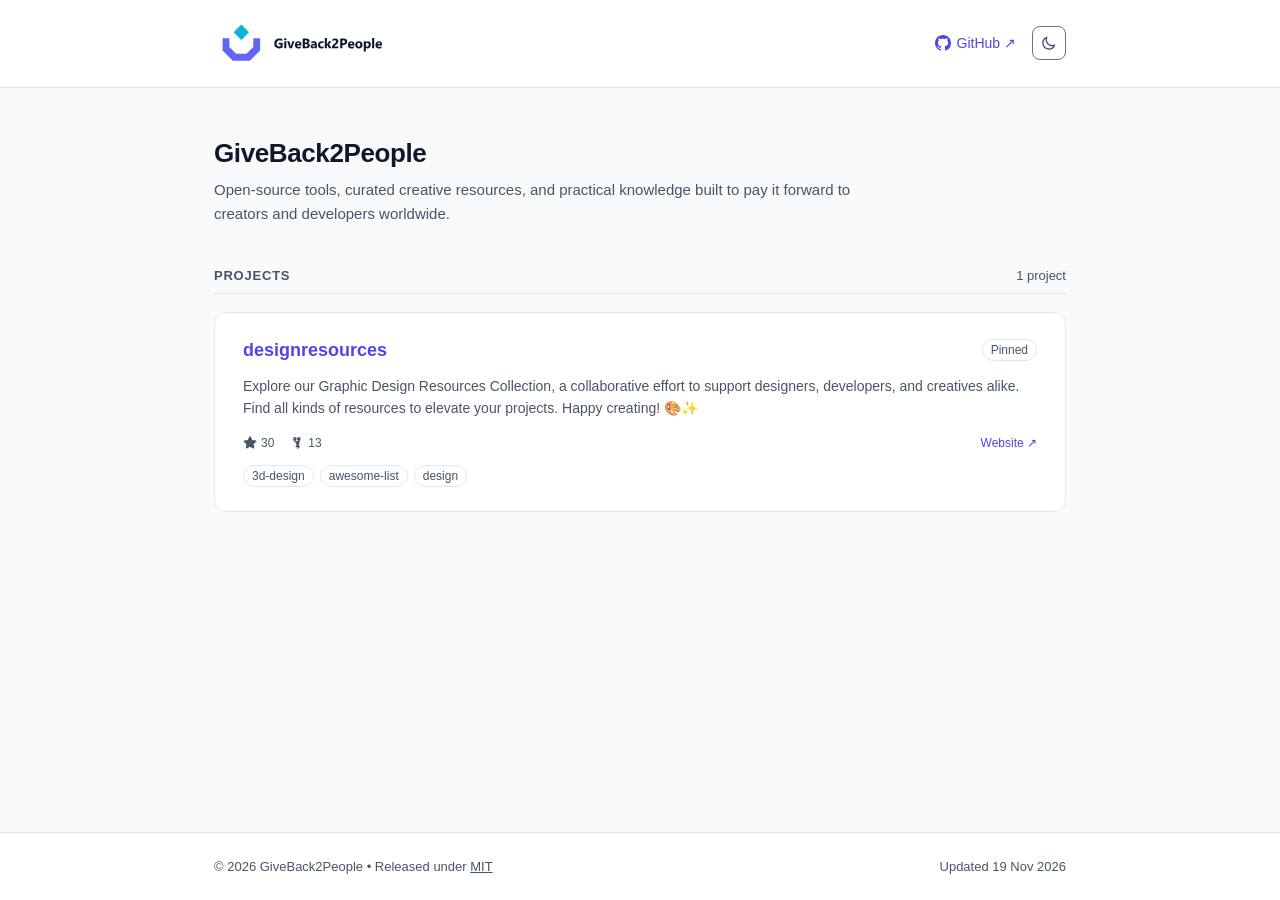
<file: index.html>
<!DOCTYPE html>
<html lang="en">
<head>
  <meta charset="UTF-8">
  <meta name="viewport" content="width=device-width, initial-scale=1.0">
  
  <title>Projects · GiveBack2People</title>
  <meta name="description" content="Open-source tools, curated creative resources, and practical knowledge built to pay it forward.">
  <meta name="color-scheme" content="light dark">

  <!-- Open Graph / Social Meta -->
  <meta property="og:type" content="website">
  <meta property="og:title" content="Projects · GiveBack2People">
  <meta property="og:description" content="Open-source tools, curated creative resources, and practical knowledge built to pay it forward.">
  <meta property="og:url" content="https://giveback2people.github.io/">
  <meta property="og:image" content="https://giveback2people.github.io/images/avatar-dark.png">
  <meta name="twitter:card" content="summary">

  <!-- Favicons and Web Manifest from Lift Brand Kit -->
  <link rel="icon" href="./icons/favicon.ico" sizes="16x16 32x32 48x48">
  <link rel="icon" href="./icons/favicon.svg" type="image/svg+xml">
  <link rel="apple-touch-icon" href="./icons/apple-touch-icon.png">
  <link rel="manifest" href="./icons/site.webmanifest">
  <meta name="theme-color" content="#0F172A">

  <!-- Inlined Stylesheet for Instant 0ms Load & Zero Cache Mismatch -->
  <style>
    /* Lift Brand Tokens */
:root {
  --bg: #F8FAFC;
  --surface: #FFFFFF;
  --border: #E2E8F0;
  --control-border: #64748B;
  --text: #0F172A;
  --text-muted: #475569;
  --link: #4F46E5;
  --accent: #6366F1;
  color-scheme: light dark;
}

@media (prefers-color-scheme: dark) {
  :root:not([data-theme="light"]) {
    --bg: #0F172A;
    --surface: #131C31;
    --border: #1E293B;
    --control-border: #64748B;
    --text: #E2E8F0;
    --text-muted: #94A3B8;
    --link: #818CF8;
    --accent: #6366F1;
  }
}

:root[data-theme="dark"] {
  --bg: #0F172A;
  --surface: #131C31;
  --border: #1E293B;
  --control-border: #64748B;
  --text: #E2E8F0;
  --text-muted: #94A3B8;
  --link: #818CF8;
  --accent: #6366F1;
}

:root[data-theme="light"] {
  --bg: #F8FAFC;
  --surface: #FFFFFF;
  --border: #E2E8F0;
  --control-border: #64748B;
  --text: #0F172A;
  --text-muted: #475569;
  --link: #4F46E5;
  --accent: #6366F1;
}

/* Reset & Base */
*, *::before, *::after {
  box-sizing: border-box;
  margin: 0;
  padding: 0;
}

html {
  font-family: -apple-system, BlinkMacSystemFont, "Segoe UI", Roboto, "Helvetica Neue", Arial, sans-serif;
  line-height: 1.5;
  background-color: var(--bg);
  color: var(--text);
  -webkit-font-smoothing: antialiased;
}

body {
  min-height: 100vh;
  display: flex;
  flex-direction: column;
}

/* Skip Link */
.skip-link {
  position: absolute;
  top: -999px;
  left: 24px;
  background: var(--surface);
  color: var(--link);
  padding: 8px 16px;
  border: 2px solid var(--accent);
  border-radius: 6px;
  z-index: 1000;
  text-decoration: none;
  font-weight: 600;
  font-size: 14px;
}

.skip-link:focus {
  top: 16px;
}

/* Top Header Bar */
.site-header {
  border-bottom: 1px solid var(--border);
  background-color: var(--surface);
  position: sticky;
  top: 0;
  z-index: 100;
}

.header-inner {
  max-width: 900px;
  margin: 0 auto;
  padding: 16px 24px;
  display: flex;
  align-items: center;
  justify-content: space-between;
  gap: 16px;
}

.brand-link {
  display: inline-block;
  text-decoration: none;
  line-height: 0;
}

.brand-logo {
  width: 175px;
  height: auto;
  aspect-ratio: 820 / 256;
  display: block;
}

/* Logo theme switching */
.logo-light { display: block; }
.logo-dark { display: none; }

@media (prefers-color-scheme: dark) {
  :root:not([data-theme="light"]) .logo-light { display: none; }
  :root:not([data-theme="light"]) .logo-dark { display: block; }
}

:root[data-theme="dark"] .logo-light { display: none; }
:root[data-theme="dark"] .logo-dark { display: block; }
:root[data-theme="light"] .logo-light { display: block; }
:root[data-theme="light"] .logo-dark { display: none; }

.header-actions {
  display: flex;
  align-items: center;
  gap: 16px;
}

.header-link {
  font-size: 14px;
  line-height: 20px;
  color: var(--link);
  text-decoration: none;
  display: inline-flex;
  align-items: center;
  gap: 6px;
  font-weight: 500;
}

.header-link:hover {
  text-decoration: underline;
}

.header-link svg {
  width: 16px;
  height: 16px;
  flex-shrink: 0;
}

/* Theme Toggle Button */
.theme-toggle-btn {
  width: 34px;
  height: 34px;
  border-radius: 8px;
  border: 1px solid var(--control-border);
  background: transparent;
  color: var(--text-muted);
  cursor: pointer;
  display: inline-flex;
  align-items: center;
  justify-content: center;
  padding: 0;
  transition: color 150ms ease, border-color 150ms ease;
}

.theme-toggle-btn:hover {
  color: var(--text);
  border-color: var(--text);
}

.theme-toggle-btn:focus-visible {
  outline: 2px solid var(--accent);
  outline-offset: 2px;
}

.theme-toggle-btn svg {
  width: 16px;
  height: 16px;
  display: block;
}

.theme-icon-sun, .theme-icon-moon {
  display: none;
}

@media (prefers-color-scheme: dark) {
  :root:not([data-theme="light"]) .theme-icon-sun { display: block; }
  :root:not([data-theme="light"]) .theme-icon-moon { display: none; }
}

@media (prefers-color-scheme: light) {
  :root:not([data-theme="dark"]) .theme-icon-sun { display: none; }
  :root:not([data-theme="dark"]) .theme-icon-moon { display: block; }
}

:root[data-theme="dark"] .theme-icon-sun { display: block !important; }
:root[data-theme="dark"] .theme-icon-moon { display: none !important; }
:root[data-theme="light"] .theme-icon-sun { display: none !important; }
:root[data-theme="light"] .theme-icon-moon { display: block !important; }

/* Main Content Area */
.site-main {
  flex: 1;
  max-width: 900px;
  width: 100%;
  margin: 0 auto;
  padding: 48px 24px 64px;
}

/* Minimal Intro */
.intro {
  margin-bottom: 40px;
}

.intro-title {
  font-size: 26px;
  line-height: 34px;
  font-weight: 600;
  letter-spacing: -0.015em;
  color: var(--text);
  margin-bottom: 8px;
}

.intro-desc {
  font-size: 15px;
  line-height: 24px;
  color: var(--text-muted);
  max-width: 640px;
}

/* Projects Section Header */
.projects-header {
  display: flex;
  align-items: baseline;
  justify-content: space-between;
  margin-bottom: 18px;
  padding-bottom: 8px;
  border-bottom: 1px solid var(--border);
}

.projects-title {
  font-size: 13px;
  text-transform: uppercase;
  letter-spacing: 0.06em;
  font-weight: 600;
  color: var(--text-muted);
}

.projects-count {
  font-size: 13px;
  color: var(--text-muted);
}

/* 1 Per Line Project List */
.project-list {
  display: flex;
  flex-direction: column;
  gap: 16px;
  list-style: none;
}

/* Project Card (Wide Row) */
.project-card {
  position: relative;
  background-color: var(--surface);
  border: 1px solid var(--border);
  border-radius: 12px;
  padding: 24px 28px;
  display: flex;
  flex-direction: column;
  gap: 12px;
  transition: border-color 150ms ease, transform 150ms ease;
}

@media (prefers-reduced-motion: no-preference) {
  .project-card:hover {
    border-color: color-mix(in srgb, var(--accent) 50%, var(--border));
    transform: translateY(-1px);
  }
}

@media (prefers-reduced-motion: reduce) {
  .project-card:hover {
    border-color: color-mix(in srgb, var(--accent) 50%, var(--border));
  }
}

.card-top {
  display: flex;
  align-items: center;
  justify-content: space-between;
  gap: 16px;
}

.card-title {
  font-size: 18px;
  line-height: 26px;
  font-weight: 600;
  color: var(--link);
  word-break: break-word;
}

.card-title-link {
  color: inherit;
  text-decoration: none;
}

.card-title-link::after {
  content: "";
  position: absolute;
  inset: 0;
  z-index: 0;
  border-radius: 12px;
}

.card-title-link:hover {
  text-decoration: underline;
}

.card-title-link:focus-visible::after {
  outline: 2px solid var(--accent);
  outline-offset: 2px;
}

/* Neutral Monochrome Pinned Tag (No Green Dot) */
.pinned-tag {
  display: inline-flex;
  align-items: center;
  font-size: 12px;
  line-height: 16px;
  font-weight: 500;
  color: var(--text-muted);
  border: 1px solid var(--border);
  padding: 2px 8px;
  border-radius: 9999px;
  flex-shrink: 0;
}

/* Card Description */
.card-desc {
  font-size: 14px;
  line-height: 22px;
  color: var(--text-muted);
  line-clamp: 3;
  -webkit-line-clamp: 3;
  display: -webkit-box;
  -webkit-box-orient: vertical;
  overflow: hidden;
}

/* Card Meta Row */
.card-meta {
  display: flex;
  align-items: center;
  justify-content: space-between;
  flex-wrap: wrap;
  gap: 16px;
  font-size: 12px;
  line-height: 16px;
  font-weight: 500;
  font-variant-numeric: tabular-nums;
  color: var(--text-muted);
  padding-top: 4px;
}

.meta-left {
  display: flex;
  align-items: center;
  flex-wrap: wrap;
  gap: 16px;
}

.meta-lang {
  display: inline-flex;
  align-items: center;
  gap: 6px;
}

.lang-dot {
  width: 8px;
  height: 8px;
  border-radius: 50%;
  background-color: var(--text-muted);
}

.meta-stat {
  display: inline-flex;
  align-items: center;
  gap: 4px;
}

.meta-stat svg {
  width: 14px;
  height: 14px;
  flex-shrink: 0;
}

.card-website-link {
  position: relative;
  z-index: 1;
  color: var(--link);
  text-decoration: none;
  font-weight: 500;
}

.card-website-link:hover {
  text-decoration: underline;
}

.card-website-link:focus-visible {
  outline: 2px solid var(--accent);
  outline-offset: 2px;
  border-radius: 2px;
}

/* Topics */
.card-topics {
  display: flex;
  flex-wrap: wrap;
  gap: 6px;
  margin-top: 2px;
}

.topic-pill {
  font-size: 12px;
  line-height: 16px;
  font-weight: 400;
  padding: 2px 8px;
  border-radius: 9999px;
  border: 1px solid var(--border);
  color: var(--text-muted);
}

/* Bottom Footer */
.site-footer {
  border-top: 1px solid var(--border);
  background-color: var(--surface);
  margin-top: auto;
}

.footer-inner {
  max-width: 900px;
  margin: 0 auto;
  padding: 24px;
  display: flex;
  align-items: center;
  justify-content: space-between;
  flex-wrap: wrap;
  gap: 12px;
  font-size: 13px;
  color: var(--text-muted);
}

.footer-inner a {
  color: inherit;
  text-decoration: underline;
}

.footer-inner a:hover {
  color: var(--text);
}

/* Responsive Breakpoints */
@media (max-width: 639px) {
  .header-inner {
    padding: 14px 16px;
  }

  .brand-logo {
    width: 150px;
  }

  .site-main {
    padding: 32px 16px 48px;
  }

  .intro {
    margin-bottom: 32px;
  }

  .intro-title {
    font-size: 22px;
    line-height: 30px;
  }

  .project-card {
    padding: 18px 20px;
    gap: 10px;
  }

  .card-top {
    flex-direction: column;
    align-items: flex-start;
    gap: 6px;
  }

  .card-title {
    font-size: 16px;
    line-height: 24px;
  }

  .theme-toggle-btn {
    min-width: 44px;
    min-height: 44px;
  }

  .header-link {
    min-height: 44px;
  }

  .footer-inner {
    padding: 20px 16px;
    flex-direction: column;
    align-items: flex-start;
  }
}

  </style>

  <!-- FOUC prevention inline script -->
  <script>
    (function () {
  const STORAGE_KEY = 'theme';

  function getSystemPreference() {
    return window.matchMedia && window.matchMedia('(prefers-color-scheme: dark)').matches
      ? 'dark'
      : 'light';
  }

  function getActiveTheme() {
    const stored = localStorage.getItem(STORAGE_KEY);
    if (stored === 'light' || stored === 'dark') return stored;
    return getSystemPreference();
  }

  function applyTheme(theme, save) {
    document.documentElement.setAttribute('data-theme', theme);
    const meta = document.querySelector('meta[name="color-scheme"]');
    if (meta) meta.content = theme;

    if (save) {
      localStorage.setItem(STORAGE_KEY, theme);
    }

    const btn = document.getElementById('theme-toggle');
    if (btn) {
      const nextTheme = theme === 'dark' ? 'light' : 'dark';
      const label = `Switch to ${nextTheme} theme`;
      btn.setAttribute('aria-label', label);
      btn.setAttribute('title', label);
    }
  }

  // Set initial theme early to prevent FOUC
  const initialTheme = getActiveTheme();
  document.documentElement.setAttribute('data-theme', initialTheme);

  // Setup interactive handlers once DOM is ready
  function initToggle() {
    const btn = document.getElementById('theme-toggle');
    if (!btn) return;

    applyTheme(getActiveTheme(), false);

    btn.addEventListener('click', function () {
      const current = getActiveTheme();
      const next = current === 'dark' ? 'light' : 'dark';
      applyTheme(next, true);
    });

    // Listen for OS scheme changes if user hasn't explicitly chosen
    if (window.matchMedia) {
      window.matchMedia('(prefers-color-scheme: dark)').addEventListener('change', function (e) {
        if (!localStorage.getItem(STORAGE_KEY)) {
          applyTheme(e.matches ? 'dark' : 'light', false);
        }
      });
    }

    // Sync across tabs
    window.addEventListener('storage', function (e) {
      if (e.key === STORAGE_KEY && (e.newValue === 'light' || e.newValue === 'dark')) {
        applyTheme(e.newValue, false);
      }
    });
  }

  if (document.readyState === 'loading') {
    document.addEventListener('DOMContentLoaded', initToggle);
  } else {
    initToggle();
  }
})();

  </script>
</head>
<body>
  <a href="#main-content" class="skip-link">Skip to projects</a>

  <!-- Top Header Bar -->
  <header class="site-header">
    <div class="header-inner">
      <a href="./" class="brand-link" aria-label="GiveBack2People Home">
        <img src="./images/horizontal-color-light.svg" class="brand-logo logo-light" alt="GiveBack2People" width="175" height="54">
        <img src="./images/horizontal-color-dark.svg" class="brand-logo logo-dark" alt="" aria-hidden="true" width="175" height="54">
      </a>

      <div class="header-actions">
        <a href="https://github.com/GiveBack2People" class="header-link" target="_blank" rel="noopener noreferrer">
          <svg width="16" height="16" viewBox="0 0 16 16" fill="currentColor" aria-hidden="true">
            <path d="M8 0C3.58 0 0 3.58 0 8c0 3.54 2.29 6.53 5.47 7.59.4.07.55-.17.55-.38 0-.19-.01-.82-.01-1.49-2.01.37-2.53-.49-2.69-.94-.09-.23-.48-.94-.82-1.13-.28-.15-.68-.52-.01-.53.63-.01 1.08.58 1.23.82.72 1.21 1.87.87 2.33.66.07-.52.28-.87.51-1.07-1.78-.2-3.64-.89-3.64-3.95 0-.87.31-1.59.82-2.15-.08-.2-.36-1.02.08-2.12 0 0 .67-.21 2.2.82.64-.18 1.32-.27 2-.27.68 0 1.36.09 2 .27 1.53-1.04 2.2-.82 2.2-.82.44 1.1.16 1.92.08 2.12.51.56.82 1.27.82 2.15 0 3.07-1.87 3.75-3.65 3.95.29.25.54.73.54 1.48 0 1.07-.01 1.93-.01 2.2 0 .21.15.46.55.38A8.013 8.013 0 0016 8c0-4.42-3.58-8-8-8z"/>
          </svg>
          <span>GitHub ↗</span>
        </a>

        <button id="theme-toggle" class="theme-toggle-btn" type="button" aria-label="Switch to dark theme">
          <!-- Sun Icon (Shown in Dark Theme) -->
          <svg class="theme-icon-sun" width="16" height="16" fill="none" viewBox="0 0 24 24" stroke="currentColor" stroke-width="2" aria-hidden="true">
            <path stroke-linecap="round" stroke-linejoin="round" d="M12 3v1m0 16v1m9-9h-1M4 12H3m15.364 6.364l-.707-.707M6.343 6.343l-.707-.707m12.728 0l-.707.707M6.343 17.657l-.707.707M16 12a4 4 0 11-8 0 4 4 0 018 0z" />
          </svg>
          <!-- Moon Icon (Shown in Light Theme) -->
          <svg class="theme-icon-moon" width="16" height="16" fill="none" viewBox="0 0 24 24" stroke="currentColor" stroke-width="2" aria-hidden="true">
            <path stroke-linecap="round" stroke-linejoin="round" d="M20.354 15.354A9 9 0 018.646 3.646 9.003 9.003 0 0012 21a9.003 9.003 0 008.354-5.646z" />
          </svg>
        </button>
      </div>
    </div>
  </header>

  <!-- Main Content Area -->
  <main id="main-content" class="site-main">
    <section class="intro">
      <h1 class="intro-title">GiveBack2People</h1>
      <p class="intro-desc">Open-source tools, curated creative resources, and practical knowledge built to pay it forward to creators and developers worldwide.</p>
    </section>

    <section aria-labelledby="projects-heading">
      <div class="projects-header">
        <h2 id="projects-heading" class="projects-title">Projects</h2>
        <span class="projects-count">1 project</span>
      </div>

      <ul class="project-list" aria-label="Open-source projects">
        
      <li class="project-list-item">
        <article class="project-card">
          <div class="card-top">
            <h2 class="card-title">
              <a href="https://github.com/GiveBack2People/designresources" class="card-title-link">designresources</a>
            </h2>
            <span class="pinned-tag">Pinned</span>
          </div>

          <p class="card-desc">Explore our Graphic Design Resources Collection, a collaborative effort to support designers, developers, and creatives alike. Find all kinds of resources to elevate your projects. Happy creating! 🎨✨</p>

          <div class="card-meta">
            <div class="meta-left">
              

              
                <span class="meta-stat" title="30 stars">
                  <svg width="14" height="14" viewBox="0 0 16 16" fill="currentColor" aria-hidden="true">
                    <path d="M8 .25a.75.75 0 0 1 .673.418l1.882 3.815 4.21.612a.75.75 0 0 1 .416 1.279l-3.046 2.97.719 4.192a.751.751 0 0 1-1.088.791L8 12.347l-3.766 1.98a.75.75 0 0 1-1.088-.79l.72-4.194L.818 6.374a.75.75 0 0 1 .416-1.28l4.21-.611L7.327.668A.75.75 0 0 1 8 .25Z"/>
                  </svg>
                  <span>30</span>
                </span>

              
                <span class="meta-stat" title="13 forks">
                  <svg width="14" height="14" viewBox="0 0 16 16" fill="currentColor" aria-hidden="true">
                    <path d="M5 5.372v.878c0 .414.336.75.75.75h4.5a.75.75 0 0 0 .75-.75v-.878a2.25 2.25 0 1 0-1.5 0v.128a.25.25 0 0 1-.25.25h-3a.25.25 0 0 1-.25-.25v-.128a2.25 2.25 0 1 0-1.5 0ZM3.25 3a.75.75 0 1 1 1.5 0 .75.75 0 0 1-1.5 0Zm8 0a.75.75 0 1 1 1.5 0 .75.75 0 0 1-1.5 0ZM8 10.128V8.25a2.25 2.25 0 0 0-1.5-2.122v-.256a1.75 1.75 0 0 1 1.5 1.728v2.5a2.25 2.25 0 1 0 1.5 0v-2.5A1.75 1.75 0 0 1 11 5.872v.256A2.25 2.25 0 0 0 9.5 8.25v1.878a2.25 2.25 0 1 0-1.5 0ZM8 13.75a.75.75 0 1 1 0-1.5.75.75 0 0 1 0 1.5Z"/>
                  </svg>
                  <span>13</span>
                </span>
            </div>

            
              <a href="https://giveback2people.github.io/designresources/" class="card-website-link" target="_blank" rel="noopener noreferrer">
                Website ↗
              </a>
          </div>

          
            <div class="card-topics">
              <span class="topic-pill">3d-design</span><span class="topic-pill">awesome-list</span><span class="topic-pill">design</span>
            </div>
        </article>
      </li>
    
      </ul>
    </section>
  </main>

  <!-- Bottom Footer -->
  <footer class="site-footer">
    <div class="footer-inner">
      <div>
        &copy; <span id="current-year"></span> GiveBack2People • Released under <a href="https://opensource.org/licenses/MIT" target="_blank" rel="noopener noreferrer">MIT</a>
      </div>
      <div>
        Updated 19 Nov 2026
      </div>
    </div>
  </footer>

  <script>
    const y = document.getElementById('current-year');
    if (y) y.textContent = new Date().getFullYear();
  </script>
</body>
</html>
</file>
